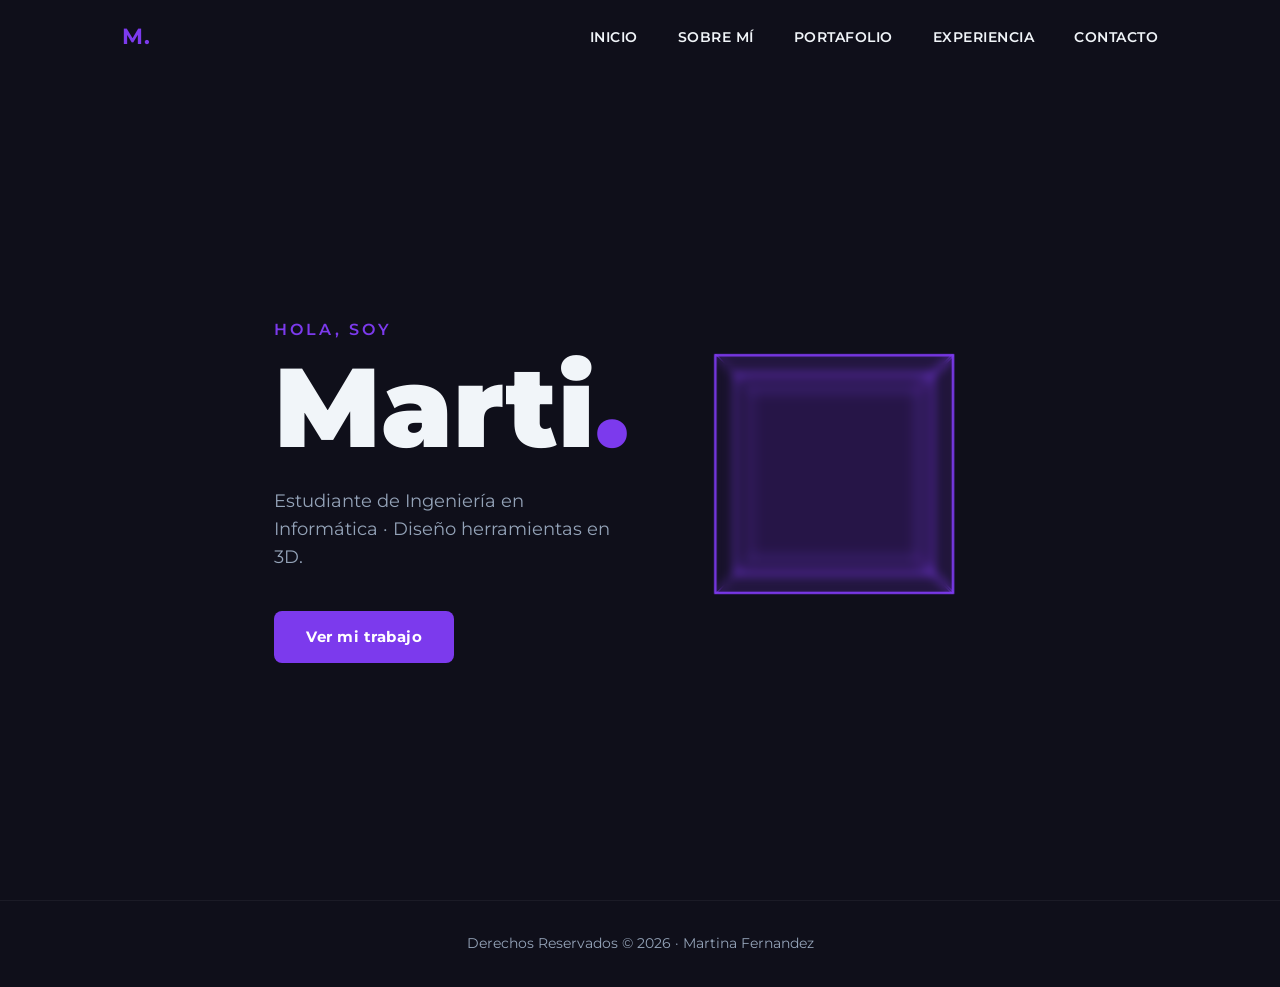
<file: index.html>
<!DOCTYPE html>
<html lang="es">
    <head>
        <meta charset="UTF-8" />
        <meta name="viewport" content="width=device-width, initial-scale=1.0" />
        <title>Marti — Portafolio</title>
        <link rel="stylesheet" href="estilosportafolio.css">
    </head>
    <body>
       <nav>
          <div class="contenedor">
            <a href="index.html" class="logo">M.</a>
            <input type="checkbox" id="menu-toggle" class="menu-toggle-checkbox">
            <label for="menu-toggle" class="menu-toggle-btn">☰</label>
             <label for="menu-toggle" class="menu-overlay"></label>
            <ul>
                <li><a href="index.html">Inicio</a></li>
                <li><a href="sobre-mi.html">Sobre mí</a></li>
                <li><a href="portafolio.html">Portafolio</a></li>
                <li><a href="experiencia.html">Experiencia</a></li>
                <li><a href="contacto.html">Contacto</a></li>
            </ul>
          </div>
        </nav>
        <section class="hero">
            <div class="contenedor hero-contenido">
                <div class="hero-texto">
                    <p class="hero-saludo">Hola, soy</p>
                    <h1 class="hero-nombre">Marti<span>.</span></h1>
                    <p class="hero-descripcion">
                        Estudiante de Ingeniería en Informática · Diseño herramientas en 3D.
                    </p>
                    <a href="portafolio.html" class="btn-primario">Ver mi trabajo</a>
                </div>
                <div class="hero-visual">
                    <div class="escena">
                        <div class="cubo">
                            <div class="cara cara-frente"></div>
                            <div class="cara cara-atras"></div>
                            <div class="cara cara-derecha"></div>
                            <div class="cara cara-izquierda"></div>
                            <div class="cara cara-arriba"></div>
                            <div class="cara cara-abajo"></div>
                        </div>
                    </div>
                </div>
            </div>
        </section>

        <footer class="pie">
            <p>Derechos Reservados &copy; 2026 · Martina Fernandez</p>
        </footer>

        <script src="script.js"></script>
    </body>
</html>
</file>
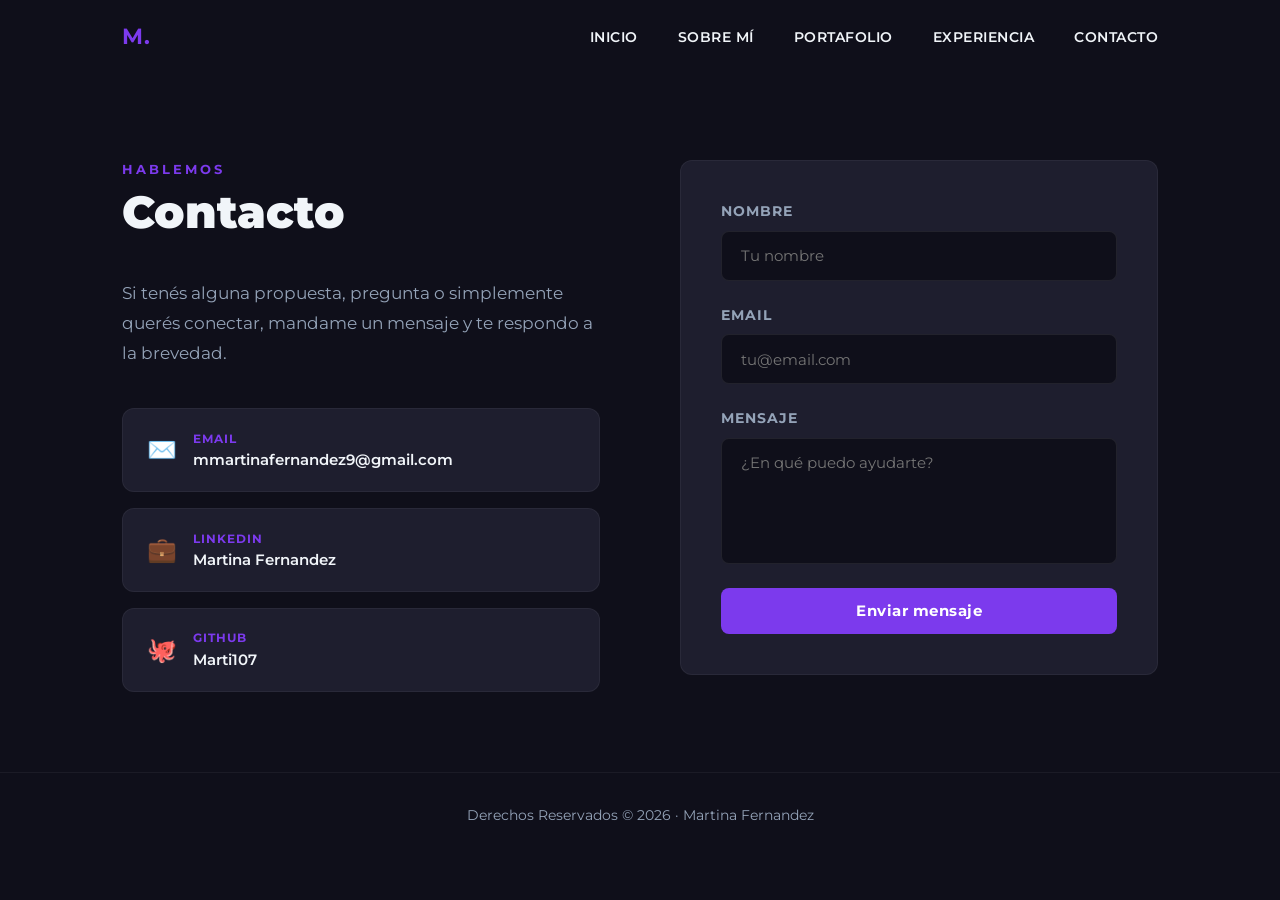
<file: contacto.html>
<!DOCTYPE html>
<html lang="es">
    <head>
        <meta charset="UTF-8" />
        <meta name="viewport" content="width=device-width, initial-scale=1.0" />
        <title>Contacto — Marti</title>
        <link rel="stylesheet" href="estilosportafolio.css">
    </head>
    <body>
        <nav>
          <div class="contenedor">
            <a href="index.html" class="logo">M.</a>
            <input type="checkbox" id="menu-toggle" class="menu-toggle-checkbox">
            <label for="menu-toggle" class="menu-toggle-btn">☰</label>
            <label for="menu-toggle" class="menu-overlay"></label>
            <ul>
                <li><a href="index.html">Inicio</a></li>
                <li><a href="sobre-mi.html">Sobre mí</a></li>
                <li><a href="portafolio.html">Portafolio</a></li>
                <li><a href="experiencia.html">Experiencia</a></li>
                <li><a href="contacto.html">Contacto</a></li>
            </ul>
          </div>
        </nav>
        <main class="pagina-contenido">

            <section class="seccion">
                <div class="contenedor contacto-layout">

                    <!-- COLUMNA IZQUIERDA -->
                    <div class="contacto-info">
                        <p class="seccion-etiqueta">Hablemos</p>
                        <h2 class="seccion-titulo">Contacto</h2>
                        <p class="sobre-texto">
                            Si tenés alguna propuesta, pregunta o simplemente querés conectar, 
                            mandame un mensaje y te respondo a la brevedad.
                        </p>

                        <div class="contacto-links">
                            <a href="mailto:mmartiinaa28@gmail.com" class="contacto-link">
                                <span class="contacto-link-icono">✉️</span>
                                <div>
                                    <span class="contacto-link-label">Email</span>
                                    <span class="contacto-link-valor">mmartinafernandez9@gmail.com</span>
                                </div>
                            </a>
                            <a href="https://www.linkedin.com/in/martina-fern%C3%A1ndez-91aa70213/" target="_blank" class="contacto-link">
                                <span class="contacto-link-icono">💼</span>
                                <div>
                                    <span class="contacto-link-label">LinkedIn</span>
                                    <span class="contacto-link-valor">Martina Fernandez</span>
                                </div>
                            </a>
                            <a href="https://github.com/Marti107" target="_blank" class="contacto-link">
                                <span class="contacto-link-icono">🐙</span>
                                <div>
                                    <span class="contacto-link-label">GitHub</span>
                                    <span class="contacto-link-valor">Marti107</span>
                                </div>
                            </a>
                        </div>
                    </div>

                    <!-- COLUMNA DERECHA: FORMULARIO -->
                    <div class="contacto-form-wrapper">
                        <form action="https://formspree.io/f/mzdnrjwz" method="POST" class="contacto-form" id="contacto-form">
                            <div class="form-grupo">
                                <label for="nombre">Nombre</label>
                                <input type="text" id="nombre" name="nombre" placeholder="Tu nombre" required>
                            </div>
                            <div class="form-grupo">
                                <label for="email">Email</label>
                                <input type="email" id="email" name="email" placeholder="tu@email.com" required>
                            </div>
                            <div class="form-grupo">
                                <label for="mensaje">Mensaje</label>
                                <textarea id="mensaje" name="mensaje" rows="5" placeholder="¿En qué puedo ayudarte?" required></textarea>
                            </div>
                            <button type="submit" class="btn-primario btn-form">Enviar mensaje</button>
                            <p class="form-exito" id="form-exito">¡Mensaje enviado! Te respondo pronto.</p>
                        </form>
                    </div>

                </div>
            </section>

        </main>

        <footer class="pie">
            <p>Derechos Reservados &copy; 2026 · Martina Fernandez</p>
        </footer>

        <script src="script.js"></script>
    </body>
</html>
</file>
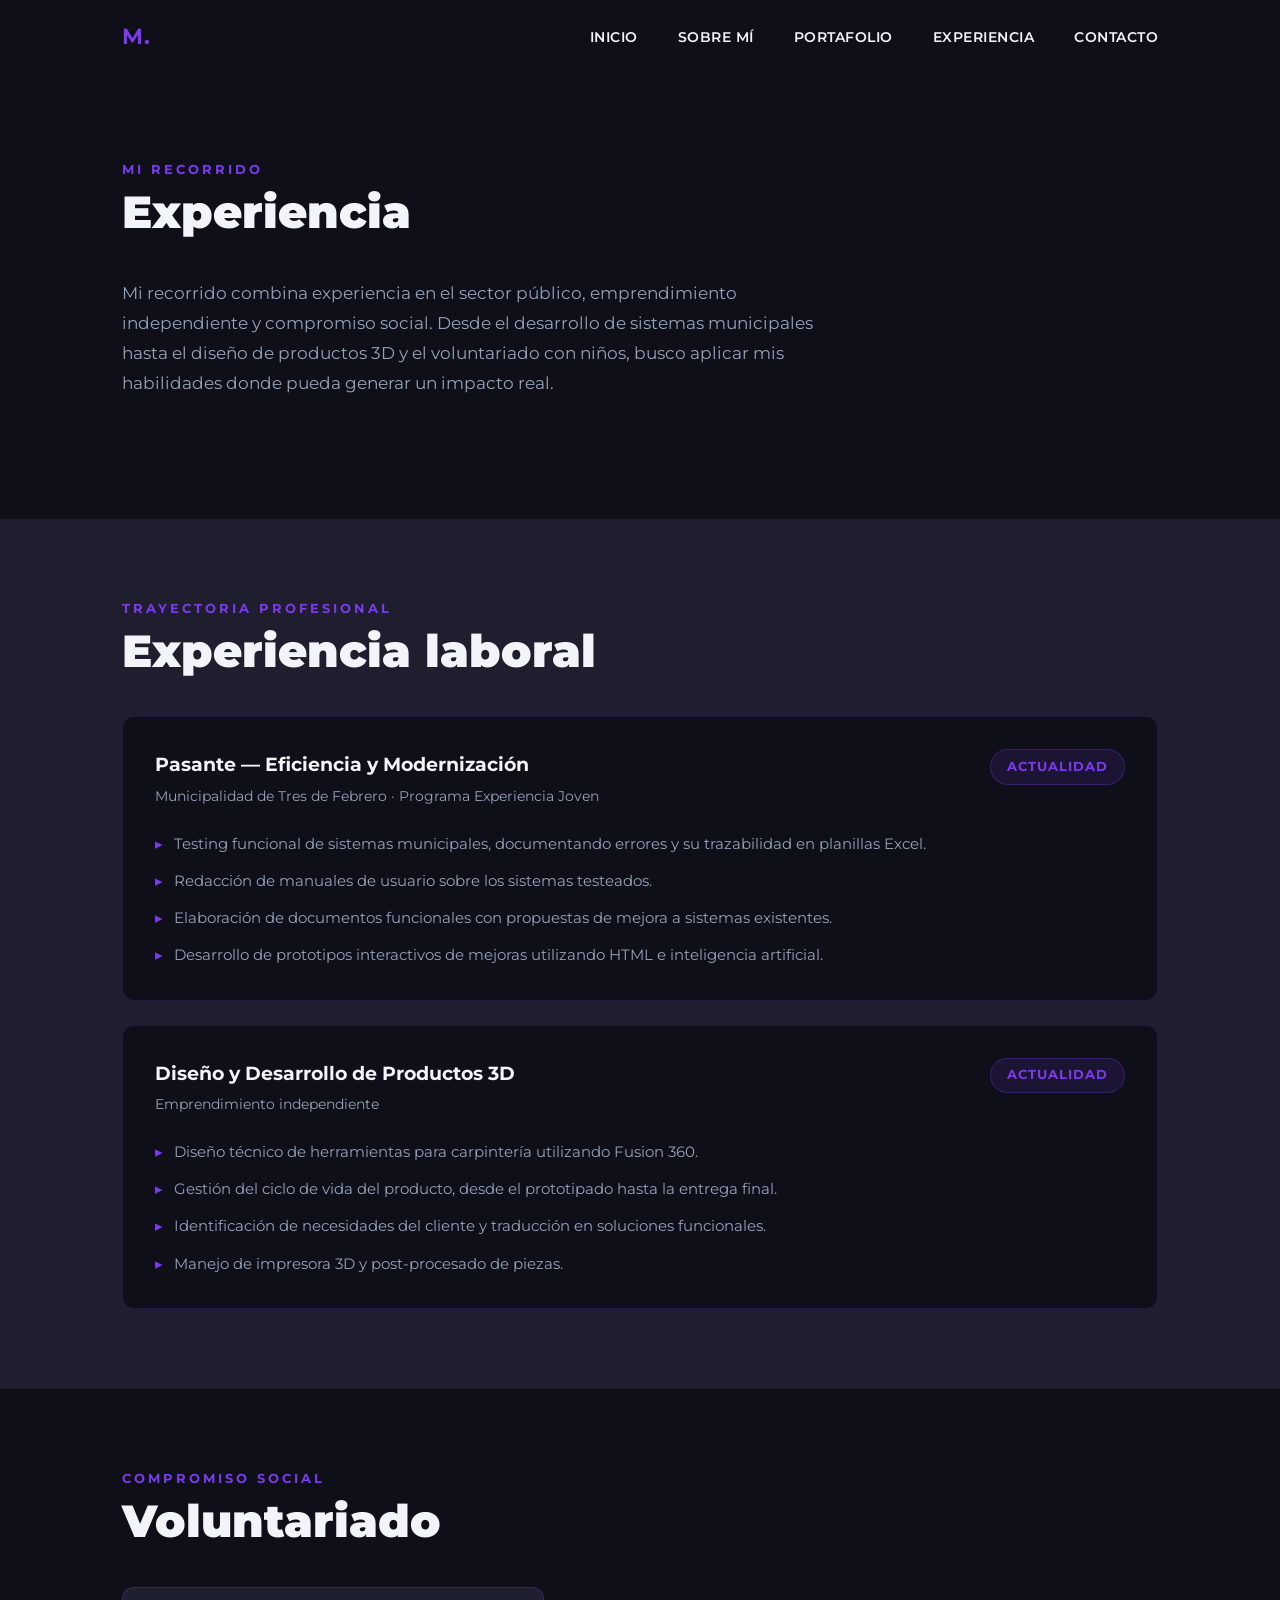
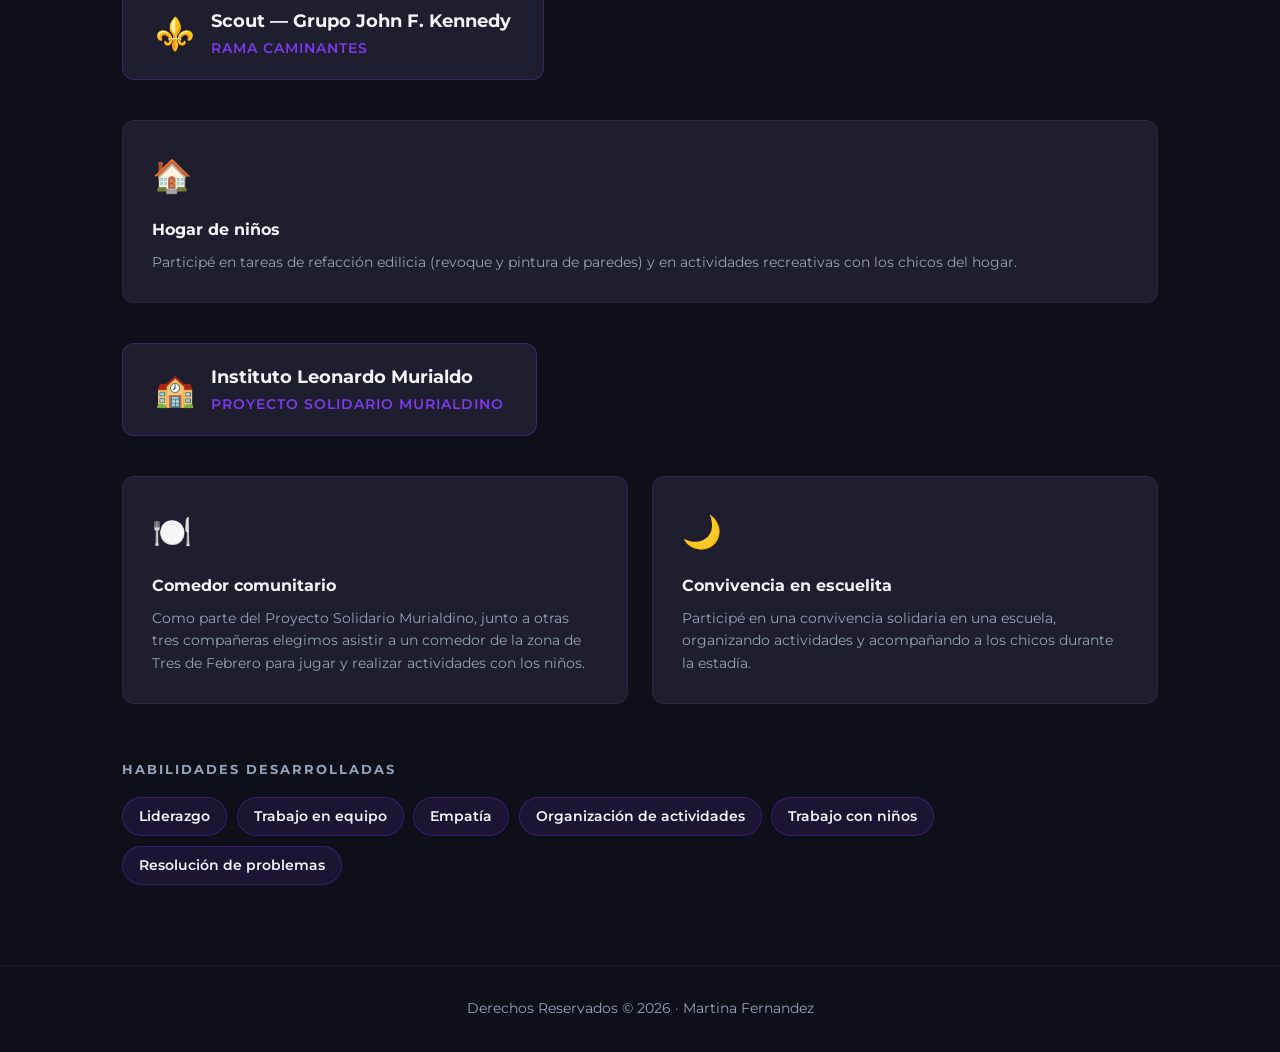
<file: experiencia.html>
<!DOCTYPE html>
<html lang="es">
    <head>
        <meta charset="UTF-8" />
        <meta name="viewport" content="width=device-width, initial-scale=1.0" />
        <title>Experiencia — Marti</title>
        <link rel="stylesheet" href="estilosportafolio.css">
    </head>
    <body>
        <nav>
          <div class="contenedor">
            <a href="index.html" class="logo">M.</a>
            <input type="checkbox" id="menu-toggle" class="menu-toggle-checkbox">
            <label for="menu-toggle" class="menu-toggle-btn">☰</label>
            <label for="menu-toggle" class="menu-overlay"></label>
            <ul>
                <li><a href="index.html">Inicio</a></li>
                <li><a href="sobre-mi.html">Sobre mí</a></li>
                <li><a href="portafolio.html">Portafolio</a></li>
                <li><a href="experiencia.html">Experiencia</a></li>
                <li><a href="contacto.html">Contacto</a></li>
            </ul>
          </div>
        </nav>
        <main class="pagina-contenido">
            <section class="seccion">
                <div class="contenedor">
                    <p class="seccion-etiqueta">Mi recorrido</p>
                    <h2 class="seccion-titulo">Experiencia</h2>
                    <p class="sobre-texto">
                        Mi recorrido combina experiencia en el sector público, emprendimiento 
                        independiente y compromiso social. Desde el desarrollo de sistemas 
                        municipales hasta el diseño de productos 3D y el voluntariado con niños, 
                        busco aplicar mis habilidades donde pueda generar un impacto real.
                    </p>
                </div>
            </section>

            <section class="seccion seccion-oscura">
                <div class="contenedor">
                    <p class="seccion-etiqueta">Trayectoria profesional</p>
                    <h2 class="seccion-titulo">Experiencia laboral</h2>
                    <!-- CARD 1: Municipalidad -->
                    <div class="exp-card" style="margin-bottom: 1.5rem;">
                        <div class="exp-header-card">
                            <div>
                                <h3 class="exp-puesto">Pasante — Eficiencia y Modernización</h3>
                                <p class="exp-lugar">Municipalidad de Tres de Febrero · Programa Experiencia Joven</p>
                            </div>
                            <span class="exp-fecha">Actualidad</span>
                        </div>
                        <ul class="exp-lista">
                            <li>Testing funcional de sistemas municipales, documentando errores y su trazabilidad en planillas Excel.</li>
                            <li>Redacción de manuales de usuario sobre los sistemas testeados.</li>
                            <li>Elaboración de documentos funcionales con propuestas de mejora a sistemas existentes.</li>
                            <li>Desarrollo de prototipos interactivos de mejoras utilizando HTML e inteligencia artificial.</li>
                        </ul>
                    </div>
                    <!-- CARD 2: Emprendimiento 3D -->
                    <div class="exp-card">
                        <div class="exp-header-card">
                            <div>
                                <h3 class="exp-puesto">Diseño y Desarrollo de Productos 3D</h3>
                                <p class="exp-lugar">Emprendimiento independiente</p>
                            </div>
                            <span class="exp-fecha">Actualidad</span>
                        </div>
                        <ul class="exp-lista">
                            <li>Diseño técnico de herramientas para carpintería utilizando Fusion 360.</li>
                            <li>Gestión del ciclo de vida del producto, desde el prototipado hasta la entrega final.</li>
                            <li>Identificación de necesidades del cliente y traducción en soluciones funcionales.</li>
                            <li>Manejo de impresora 3D y post-procesado de piezas.</li>
                        </ul>
                    </div>
                </div>
            </section>

            <section class="seccion">
                <div class="contenedor">
                    <p class="seccion-etiqueta">Compromiso social</p>
                    <h2 class="seccion-titulo">Voluntariado</h2>

                    <!-- Scout -->
                    <div class="vol-intro">
                        <div class="vol-badge">
                            <span class="vol-icono">⚜️</span>
                            <div>
                                <h3>Scout — Grupo John F. Kennedy</h3>
                                <p>Rama Caminantes</p>
                            </div>
                        </div>
                    </div>
                    <div class="vol-grid" style="margin-bottom: 2.5rem;">
                        <div class="vol-card">
                        <span class="vol-card-icono">🏠</span>
                        <h4>Hogar de niños</h4>
                        <p>Participé en tareas de refacción edilicia (revoque y pintura de paredes) 
                        y en actividades recreativas con los chicos del hogar.</p>
                    </div>
                    </div>

                    <!-- Instituto Murialdo -->
                    <div class="vol-intro">
                        <div class="vol-badge">
                            <span class="vol-icono">🏫</span>
                            <div>
                                <h3>Instituto Leonardo Murialdo</h3>
                                <p>Proyecto Solidario Murialdino</p>
                            </div>
                        </div>
                    </div>
                    <div class="vol-grid">
                        <div class="vol-card">
                            <span class="vol-card-icono">🍽️</span>
                            <h4>Comedor comunitario</h4>
                            <p>Como parte del Proyecto Solidario Murialdino, junto a otras tres compañeras 
                            elegimos asistir a un comedor de la zona de Tres de Febrero para jugar y 
                            realizar actividades con los niños.</p>
                        </div>
                        <div class="vol-card">
                            <span class="vol-card-icono">🌙</span>
                            <h4>Convivencia en escuelita</h4>
                            <p>Participé en una convivencia solidaria en una escuela, 
                            organizando actividades y acompañando a los chicos durante la estadía.</p>
                        </div>
                    </div>

                    <div class="vol-habilidades">
                        <p class="vol-habilidades-titulo">Habilidades desarrolladas</p>
                        <div class="badges">
                            <span class="badge">Liderazgo</span>
                            <span class="badge">Trabajo en equipo</span>
                            <span class="badge">Empatía</span>
                            <span class="badge">Organización de actividades</span>
                            <span class="badge">Trabajo con niños</span>
                            <span class="badge">Resolución de problemas</span>
                        </div>
                    </div>
                </div>
            </section>
        </main>
        <footer class="pie">
            <p>Derechos Reservados &copy; 2026 · Martina Fernandez</p>
        </footer>

        <script src="script.js"></script>
    </body>
</html>
</file>
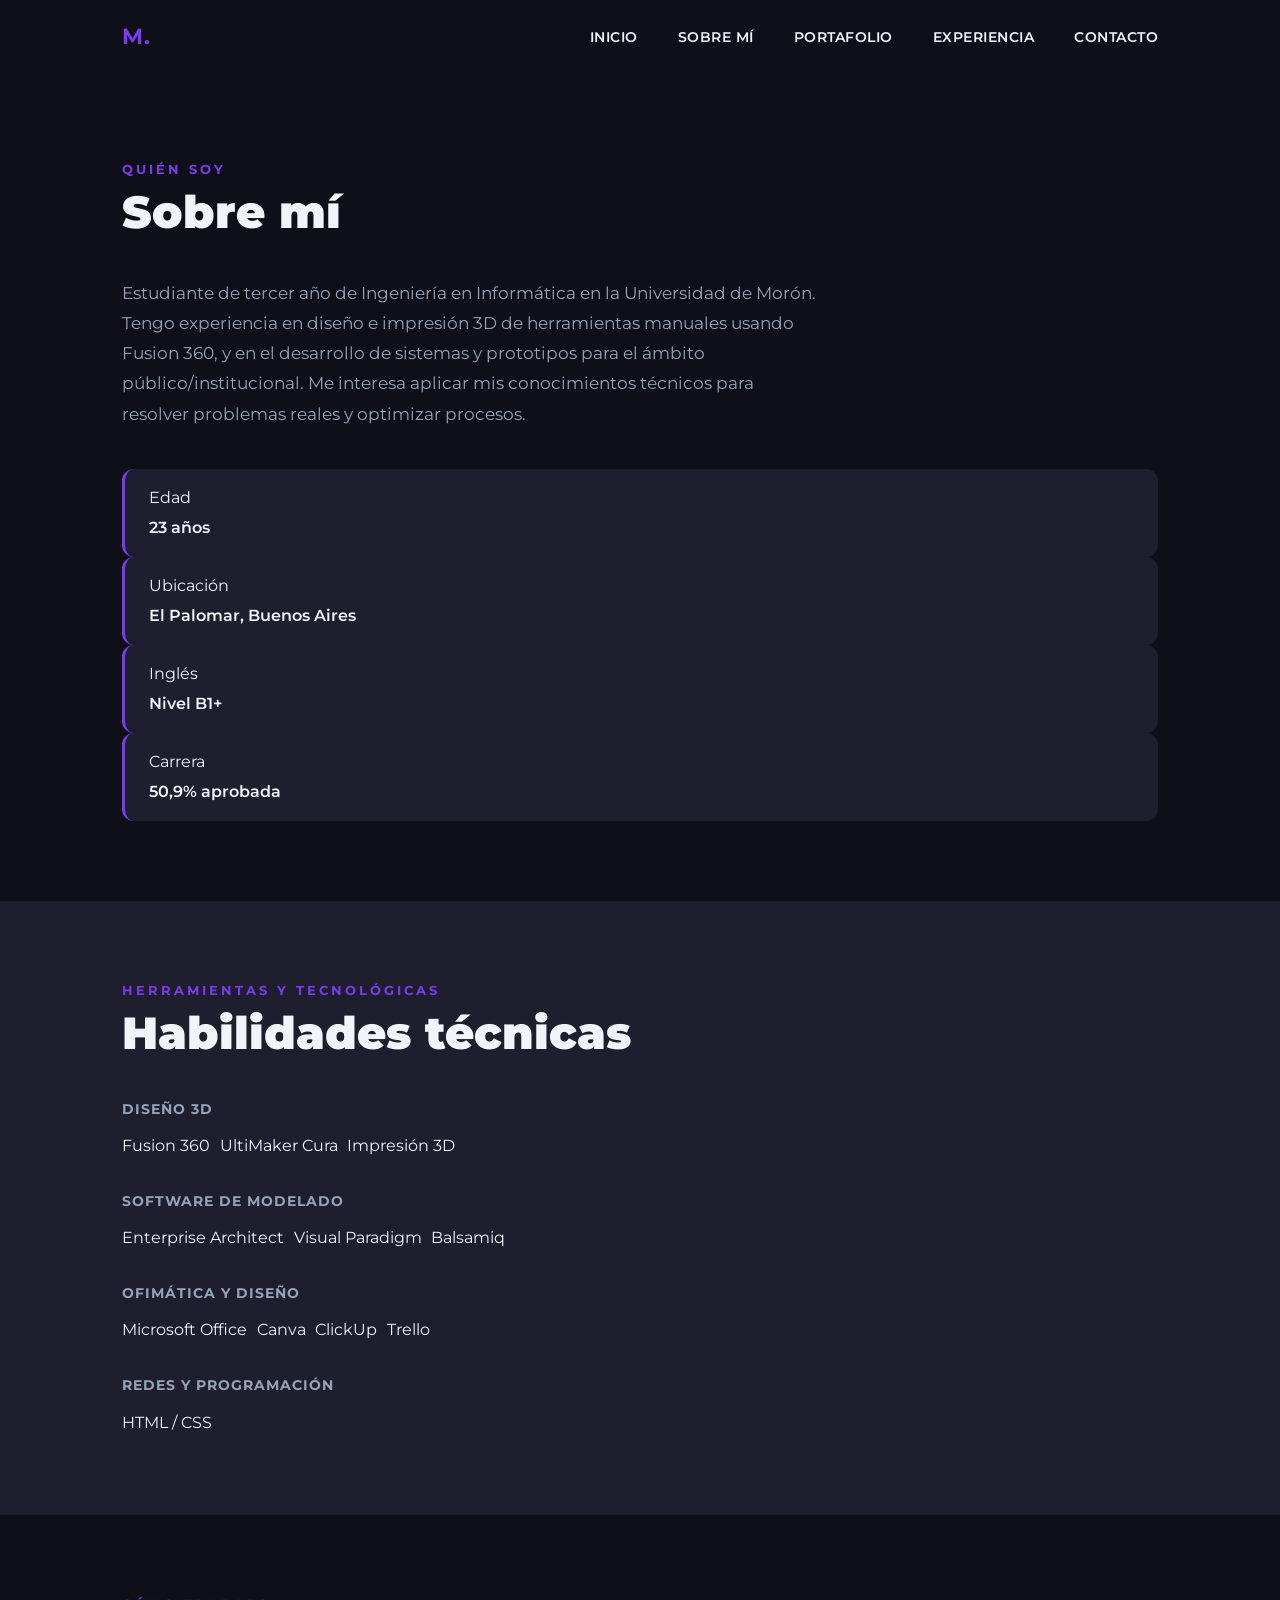
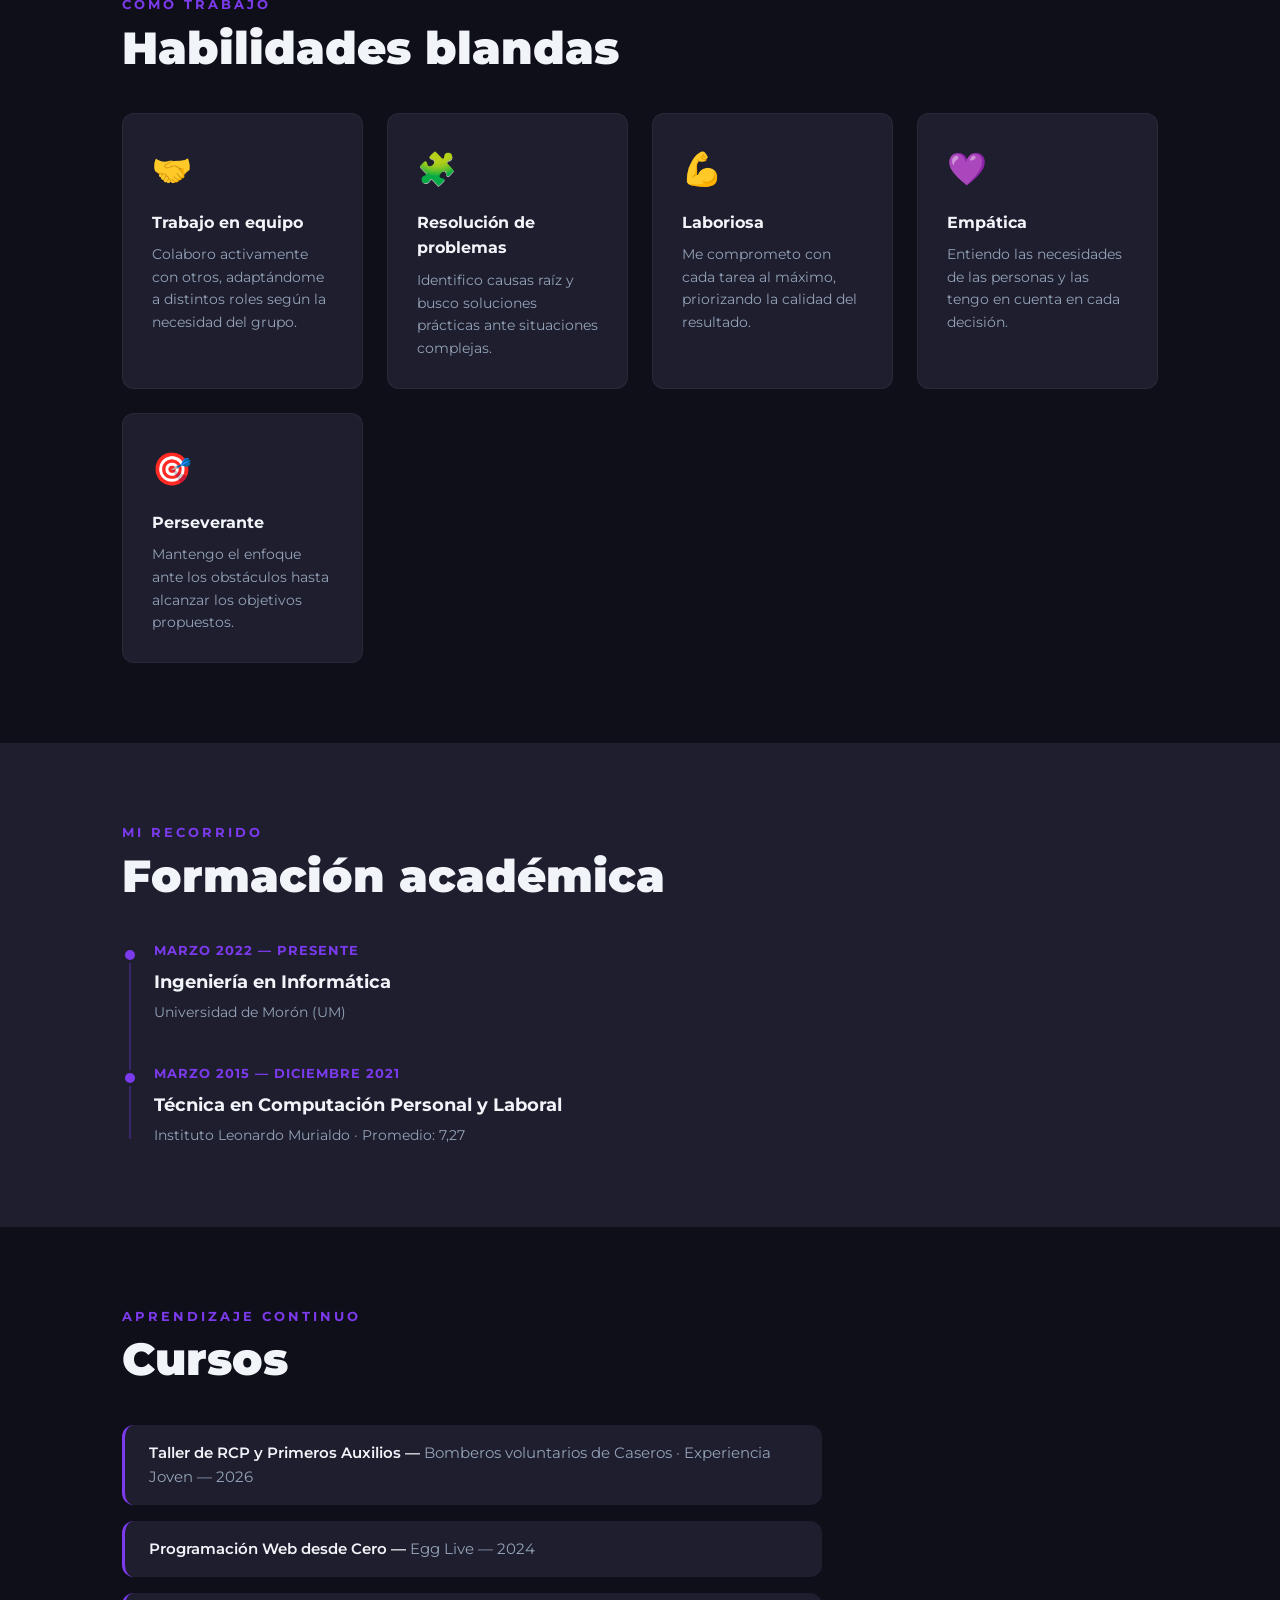
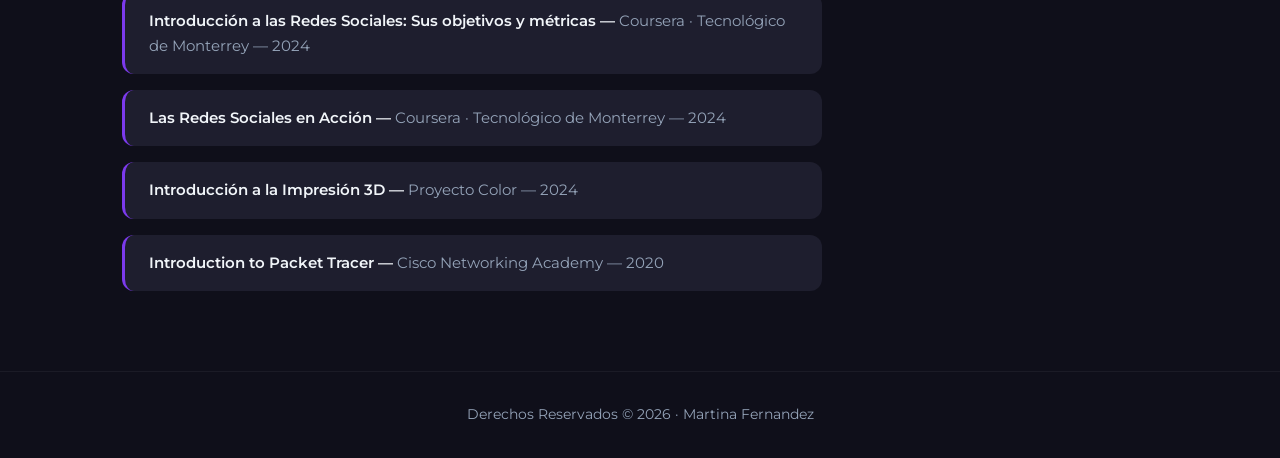
<file: sobre-mi.html>
<!DOCTYPE html>
<html lang="es">
    <head>
        <meta charset="UTF-8" />
        <meta name="viewport" content="width=device-width, initial-scale=1.0" />
        <title>Sobre mí — Marti</title>
        <link rel="stylesheet" href="estilosportafolio.css">
    </head>
    <body>
        <nav>
          <div class="contenedor">
            <a href="index.html" class="logo">M.</a>
            <input type="checkbox" id="menu-toggle" class="menu-toggle-checkbox">
            <label for="menu-toggle" class="menu-toggle-btn">☰</label>
            <label for="menu-toggle" class="menu-overlay"></label>
            <ul>
                <li><a href="index.html">Inicio</a></li>
                <li><a href="sobre-mi.html">Sobre mí</a></li>
                <li><a href="portafolio.html">Portafolio</a></li>
                <li><a href="experiencia.html">Experiencia</a></li>
                <li><a href="contacto.html">Contacto</a></li>
            </ul>
          </div>
        </nav>
        <main class="pagina-contenido">
            <section class="seccion">
                <div class="contenedor">
                    <p class="seccion-etiqueta">Quién soy</p>
                    <h2 class="seccion-titulo">Sobre mí</h2>
                    <p class="sobre-texto">
                        Estudiante de tercer año de Ingeniería en Informática en la Universidad de Morón. 
                        Tengo experiencia en diseño e impresión 3D de herramientas manuales usando Fusion 360, 
                        y en el desarrollo de sistemas y prototipos para el ámbito público/institucional. 
                        Me interesa aplicar mis conocimientos técnicos para resolver problemas reales 
                        y optimizar procesos.
                    </p>
                    <div class="dato">
                        <span class="dato-lebel">Edad</span>
                        <span class="dato-valor">23 años</span>
                    </div>
                    <div class="dato">
                        <span class="dato-lebel">Ubicación</span>
                        <span class="dato-valor">El Palomar, Buenos Aires</span>
                    </div>
                    <div class="dato">
                        <span class="dato-lebel">Inglés</span>
                        <span class="dato-valor">Nivel B1+</span>
                    </div>
                    <div class="dato">
                        <span class="dato-lebel">Carrera</span>
                        <span class="dato-valor">50,9% aprobada</span>
                    </div>
                </div>
            </section>

            <section class="seccion seccion-oscura">
                <div class="contenedor">
                    <p class="seccion-etiqueta">Herramientas y tecnológicas</p>
                    <h2 class="seccion-titulo">Habilidades técnicas</h2>
                    <div class="badges-grupo">
                        <div class="badges-categoria">
                            <h3 class="badges-titulo">Diseño 3D</h3>
                            <div class="badges">
                                <span class="badges">Fusion 360   </span>
                                <span class="badges">UltiMaker Cura   </span>
                                <span class="badges">Impresión 3D</span>
                            </div>
                        </div>
                        <div class="badges-categoria">
                            <h3 class="badges-titulo">Software de modelado</h3>
                            <div class="badges">
                                <span class="badges">Enterprise Architect   </span>
                                <span class="badges">Visual Paradigm   </span>
                                <span class="badges">Balsamiq</span>
                            </div>
                        </div>
                        <div class="badges-categoria">
                            <h3 class="badges-titulo">Ofimática y diseño</h3>
                            <div class="badges">
                                <span class="badges">Microsoft Office   </span>
                                <span class="badges">Canva   </span>
                                <span class="badges">ClickUp   </span>
                                <span class="badges">Trello</span>
                            </div>
                        </div>
                        <div class="badges-categoria">
                            <h3 class="badges-titulo">Redes y Programación</h3>
                            <div class="badges">
                                <span class="badges">HTML / CSS</span>
                            </div>
                        </div>
                    </div>
                </div>
            </section>

            <section class="seccion">
                <div class="contenedor">
                    <p class="seccion-etiqueta">Cómo trabajo</p>
                    <h2 class="seccion-titulo">Habilidades blandas</h2>
                    <div class="blandas-grid">
                        <div class="blanda-card">
                            <span class="blanda-icono">🤝</span>
                            <h3>Trabajo en equipo</h3>
                            <p>Colaboro activamente con otros, adaptándome a distintos roles según la necesidad del grupo.</p>
                        </div>
                        <div class="blanda-card">
                            <span class="blanda-icono">🧩</span>
                            <h3>Resolución de problemas</h3>
                            <p>Identifico causas raíz y busco soluciones prácticas ante situaciones complejas.</p>
                        </div>
                        <div class="blanda-card">
                            <span class="blanda-icono">💪</span>
                            <h3>Laboriosa</h3>
                            <p>Me comprometo con cada tarea al máximo, priorizando la calidad del resultado.</p>
                        </div>
                        <div class="blanda-card">
                            <span class="blanda-icono">💜</span>
                            <h3>Empática</h3>
                            <p>Entiendo las necesidades de las personas y las tengo en cuenta en cada decisión.</p>
                        </div>
                        <div class="blanda-card">
                            <span class="blanda-icono">🎯</span>
                            <h3>Perseverante</h3>
                            <p>Mantengo el enfoque ante los obstáculos hasta alcanzar los objetivos propuestos.</p>
                        </div>
                    </div>
                </div>
            </section>

            <section class="seccion seccion-oscura">
                <div class="contenedor">
                    <p class="seccion-etiqueta">Mi recorrido</p>
                    <h2 class="seccion-titulo">Formación académica</h2>
                    <div class="timeline">
                        <div class="timeline-item">
                            <div class="timeline-punto"></div>
                            <div class="timeline-contenido">
                                <span class="timeline-fecha">Marzo 2022 — Presente</span>
                                <h3>Ingeniería en Informática</h3>
                                <p>Universidad de Morón (UM)</p>
                            </div>
                        </div>
                        <div class="timeline-item">
                            <div class="timeline-punto"></div>
                            <div class="timeline-contenido">
                                <span class="timeline-fecha">Marzo 2015 — Diciembre 2021</span>
                                <h3>Técnica en Computación Personal y Laboral</h3>
                                <p>Instituto Leonardo Murialdo · Promedio: 7,27</p>
                            </div>
                        </div>
                    </div>
                </div>
            </section>

            <section class="seccion">
                <div class="contenedor">
                    <p class="seccion-etiqueta">Aprendizaje continuo</p>
                    <h2 class="seccion-titulo">Cursos</h2>
                    <ul class="cursos-lista">
                        <li>Taller de RCP y Primeros Auxilios — <span>Bomberos voluntarios de Caseros · Experiencia Joven — 2026</span></li>
                        <li>Programación Web desde Cero — <span>Egg Live — 2024</span></li>
                        <li>Introducción a las Redes Sociales: Sus objetivos y métricas — <span>Coursera · Tecnológico de Monterrey — 2024</span></li>
                        <li>Las Redes Sociales en Acción — <span>Coursera · Tecnológico de Monterrey — 2024</span></li>
                        <li>Introducción a la Impresión 3D — <span>Proyecto Color — 2024</span></li>
                        <li>Introduction to Packet Tracer — <span>Cisco Networking Academy — 2020</span></li>
                    </ul>
                </div>
            </section>

        </main>
        <footer class="pie">
            <p>Derechos Reservados &copy; 2026 · Martina Fernandez</p>
        </footer>

        <script src="script.js"></script>
    </body>
</html>
</file>
<file: estilosportafolio.css>
@import url('https://fonts.googleapis.com/css2?family=Montserrat:wght@300;400;600;700;900&display=swap');
:root {
    --color-fondo: #0f0f1a;
    --color-acento: #7c3aed;
    --color-texto: #f1f5f9;
    --color-texto-suave: #94a3b8;
    --color-superficie: #1e1e2e;
    --fuente-principal: 'Montserrat', sans-serif;
    --radio-borde: 12px;
    --sombra: 0 4px 24px rgba(0,0,0,0.4);
}

*, *::before, *::after {
/* Elimina los márgenes y comportamientos raros que ponen 
los navegadores por defecto */
    margin: 0;
    padding: 0;
    box-sizing: border-box;
}

body {
    background-color: var(--color-fondo);
    color: var(--color-texto);
    font-family: var(--fuente-principal);
    font-size: 16px;
    line-height: 1.6;
}

.contenedor {
    max-width: 1100px;
    margin: 0 auto;
    padding: 0 2rem;
}

nav {
    position: fixed;
    top: 0;
    left: 0;
    width: 100%;
    z-index: 1000;
    padding: 1.2rem 0;
    transition: background 0.3s ease, backdrop-filter 0.3s ease;
}

nav.scrolled {
    background: rgba(15, 15, 26, 0.85);
    backdrop-filter: blur(12px);
    -webkit-backdrop-filter: blur(12px);
    border-bottom: 1px solid rgba(124, 58, 237, 0.2);
}

nav .contenedor{
    display: flex;
    justify-content: space-between;
    align-items: center;
}

nav .logo {
    font-size: 1.4rem;
    font-weight: 700;
    color: var(--color-acento);
    text-decoration: none;
    letter-spacing: 1px;
}

nav ul {
    list-style: none;
    display: flex;
    gap: 2.5rem;
}

nav ul li a {
    color: var(--color-texto);
    text-decoration: none;
    font-weight: 600;
    font-size: 0.9rem;
    letter-spacing: 0.5px;
    text-transform: uppercase;
    position: relative;
    transition: color 0.2s ease;
}

nav ul li a::after {
    content: '';
    position: absolute;
    bottom: -4px;
    left: 0;
    width: 0;
    height: 2px;
    background: var(--color-acento);
    transition: width 0.3s ease;
}

nav ul li a:hover {
    color: var(--color-acento);
}

nav ul li a:hover::after {
    width: 100%;
}

.hero {
    min-height: 100vh;
    display: flex;
    align-items: center;
    padding-top: 80px; /* compensa la navbar fija */
}

.hero-saludo {
    font-size: 1rem;
    font-weight: 600;
    color: var(--color-acento);
    text-transform: uppercase;
    letter-spacing: 3px;
    margin-bottom: 0.5rem;
}

.hero-nombre {
    font-size: clamp(3.5rem, 10vw, 7rem);
    font-weight: 900;
    line-height: 1;
    margin-bottom: 1.5rem;
}

.hero-nombre span {
    color: var(--color-acento);
}

.hero-descripcion {
    font-size: 1.1rem;
    color: var(--color-texto-suave);
    margin-bottom: 2.5rem;
    max-width: 500px;
}

.hero-visual {
    padding-bottom: 3rem; /* un poco más de margen respecto al footer/siguiente sección */
}

.btn-primario {
    display: inline-block;
    padding: 0.85rem 2rem;
    background: var(--color-acento);
    color: white;
    text-decoration: none;
    font-weight: 700;
    font-size: 0.95rem;
    border-radius: 8px;
    letter-spacing: 0.5px;
    transition: transform 0.2s ease, box-shadow 0.2s ease;
}

.btn-primario:hover {
    transform: translateY(-3px);
    box-shadow: 0 8px 25px rgba(124, 58, 237, 0.4);
}

.hero-contenido {
    display: flex;
    align-items: center;
    justify-content: space-between;
    gap: 2rem;
}

.hero-texto {
    flex: 1;
    max-width: 520px;
}

.hero-visual {
    flex: 1;
    display: flex;
    justify-content: center;
    align-items: center;
    padding-bottom: 2rem;
}

.escena {
    width: 200px;
    height: 200px;
    perspective: 600px;
}

.cubo {
    width: 100%;
    height: 100%;
    position: relative;
    transform-style: preserve-3d;
    animation: rotar 8s infinite linear;
}

.cara {
    position: absolute;
    width: 200px;
    height: 200px;
    border: 2px solid var(--color-acento);
    background: rgba(124, 58, 237, 0.08);
    backdrop-filter: blur(4px);
}

.cara-frente { transform: translateZ(100px); }
.cara-atras { transform: rotateY(180deg) translateZ(100px); }
.cara-derecha { transform: rotateY(90deg) translateZ(100px); }
.cara-izquiera { transform: rotateY(-90deg) translateZ(100px); }
.cara-arriba { transform: rotateX(90deg) translateZ(100px); }
.cara-abajo { transform: rotateX(-90deg) translateZ(100px); }

@keyframes rotar {
    from { transform:  rotateX(20deg) rotateY(0deg); }
    to { transform: rotateX(20deg) rotateY(360deg); }
}

.cubo:hover {
    animation-play-state: paused;
}

.pagina-contenido {
    padding-top: 80px;
}

.seccion {
    padding: 5rem 0;
}

.seccion-oscura {
    background-color: var(--color-superficie);
}

.seccion-etiqueta {
    font-size: 0.8rem;
    font-weight: 700;
    color: var(--color-acento);
    text-transform: uppercase;
    letter-spacing: 3px;
    margin-bottom: 0.5rem;
}

.seccion-titulo {
    font-size: clamp(1.8rem, 4vw, 2.8rem);
    font-weight: 900;
    margin-bottom: 2.5rem;
    line-height: 1.1;
}

.sobre-texto {
    font-size: 1.05rem;
    color: var(--color-texto-suave);
    max-width: 700px;
    line-height: 1.8;
    margin-bottom: 2.5rem;
}

.datos-rapidos {
    display: flex;
    flex-direction: row;
    gap: 2rem;
    flex-wrap: wrap;
}

.dato {
    display: flex;
    flex-direction: column;
    gap: 0.3rem;
    padding: 1rem 1.5rem;
    background: var(--color-superficie);
    border-radius: var(--radio-borde);
    border-left: 3px solid var(--color-acento);
    min-width: 140px;
}

.dato-label {
    font-size: 0.75rem;
    font-weight: 700;
    color: var(--color-acento);
    text-transform: uppercase;
    letter-spacing: 1px;
}

.dato-valor {
    font-size: 1rem;
    font-weight: 600;
    color: var(--color-texto);
}


/* ===== SECCIÓN 2: HABILIDADES TÉCNICAS ===== */

.badges-grupo {
    display: flex;
    flex-direction: column;
    gap: 2rem;
}

.badges-categoria {
    display: flex;
    flex-direction: column;
    gap: 0.8rem;
}

.badges-titulo {
    font-size: 0.85rem;
    font-weight: 700;
    color: var(--color-texto-suave);
    text-transform: uppercase;
    letter-spacing: 1px;
}

.badges {
    display: flex;
    flex-wrap: wrap;
    gap: 0.6rem;
}

.badge {
    padding: 0.45rem 1rem;
    background: rgba(124, 58, 237, 0.12);
    border: 1px solid rgba(124, 58, 237, 0.3);
    border-radius: 100px;
    font-size: 0.9rem;
    font-weight: 600;
    color: var(--color-texto);
    transition: background 0.2s ease, border-color 0.2s ease;
}

.badge:hover {
    background: rgba(124, 58, 237, 0.25);
    border-color: var(--color-acento);
}


/* ===== SECCIÓN 3: HABILIDADES BLANDAS ===== */

.blandas-grid {
    display: grid;
    grid-template-columns: repeat(auto-fit, minmax(200px, 1fr));
    gap: 1.5rem;
}

.blanda-card {
    background: var(--color-superficie);
    border-radius: var(--radio-borde);
    padding: 1.8rem;
    border: 1px solid rgba(255,255,255,0.05);
    transition: transform 0.2s ease, border-color 0.2s ease;
}

.blanda-card:hover {
    transform: translateY(-4px);
    border-color: rgba(124, 58, 237, 0.3);
}

.blanda-icono {
    font-size: 2rem;
    display: block;
    margin-bottom: 1rem;
}

.blanda-card h3 {
    font-size: 1rem;
    font-weight: 700;
    margin-bottom: 0.5rem;
    color: var(--color-texto);
}

.blanda-card p {
    font-size: 0.88rem;
    color: var(--color-texto-suave);
    line-height: 1.6;
}


/* ===== SECCIÓN 4: TIMELINE ===== */

.timeline {
    display: flex;
    flex-direction: column;
    gap: 0;
    position: relative;
    padding-left: 2rem;
}

.timeline::before {
    content: '';
    position: absolute;
    left: 7px;
    top: 8px;
    bottom: 8px;
    width: 2px;
    background: rgba(124, 58, 237, 0.3);
}

.timeline-item {
    display: flex;
    gap: 1.5rem;
    padding-bottom: 2.5rem;
    position: relative;
}

.timeline-item:last-child {
    padding-bottom: 0;
}

.timeline-punto {
    position: absolute;
    left: -2rem;
    top: 6px;
    width: 16px;
    height: 16px;
    border-radius: 50%;
    background: var(--color-acento);
    border: 3px solid var(--color-superficie);
    flex-shrink: 0;
}

.timeline-fecha {
    font-size: 0.8rem;
    font-weight: 700;
    color: var(--color-acento);
    text-transform: uppercase;
    letter-spacing: 1px;
    display: block;
    margin-bottom: 0.4rem;
}

.timeline-contenido h3 {
    font-size: 1.1rem;
    font-weight: 700;
    margin-bottom: 0.3rem;
}

.timeline-contenido p {
    font-size: 0.9rem;
    color: var(--color-texto-suave);
}


/* ===== SECCIÓN 5: CURSOS ===== */

.cursos-lista {
    list-style: none;
    display: flex;
    flex-direction: column;
    gap: 1rem;
    max-width: 700px;
}

.cursos-lista li {
    padding: 1rem 1.5rem;
    background: var(--color-superficie);
    border-radius: var(--radio-borde);
    font-size: 0.95rem;
    font-weight: 600;
    border-left: 3px solid var(--color-acento);
    transition: transform 0.2s ease;
}

.cursos-lista li:hover {
    transform: translateX(6px);
}

.cursos-lista li span {
    font-weight: 400;
    color: var(--color-texto-suave);
}

/* ===== FOOTER ===== */

.pie {
    text-align: center;
    padding: 2rem;
    color: var(--color-texto-suave);
    font-size: 0.85rem;
    border-top: 1px solid rgba(255,255,255,0.05);
}

/* ===== EXPERIENCIA ===== */

.exp-card {
    background: var(--color-fondo);
    border-radius: var(--radio-borde);
    padding: 2rem;
    border: 1px solid rgba(124, 58, 237, 0.2);
}

.exp-card + .exp-card {
    margin-top: 1.5rem;
}

.exp-header-card {
    display: flex;
    justify-content: space-between;
    align-items: flex-start;
    margin-bottom: 1.5rem;
    gap: 1rem;
}

.exp-puesto {
    font-size: 1.2rem;
    font-weight: 700;
    margin-bottom: 0.3rem;
}

.exp-lugar {
    font-size: 0.9rem;
    color: var(--color-texto-suave);
}

.exp-fecha {
    font-size: 0.8rem;
    font-weight: 700;
    color: var(--color-acento);
    text-transform: uppercase;
    letter-spacing: 1px;
    white-space: nowrap;
    padding: 0.4rem 1rem;
    background: rgba(124, 58, 237, 0.12);
    border-radius: 100px;
    border: 1px solid rgba(124, 58, 237, 0.3);
}

.exp-lista {
    list-style: none;
    display: flex;
    flex-direction: column;
    gap: 0.8rem;
}

.exp-lista li {
    font-size: 0.95rem;
    color: var(--color-texto-suave);
    padding-left: 1.2rem;
    position: relative;
    line-height: 1.6;
}

.exp-lista li::before {
    content: '▸';
    position: absolute;
    left: 0;
    color: var(--color-acento);
}


/* ===== VOLUNTARIADO ===== */

.vol-intro {
    margin-bottom: 2.5rem;
}

.vol-badge {
    display: inline-flex;
    align-items: center;
    gap: 1rem;
    padding: 1.2rem 2rem;
    background: var(--color-superficie);
    border-radius: var(--radio-borde);
    border: 1px solid rgba(124, 58, 237, 0.3);
}

.vol-icono {
    font-size: 2rem;
}

.vol-badge h3 {
    font-size: 1.1rem;
    font-weight: 700;
    margin-bottom: 0.2rem;
}

.vol-badge p {
    font-size: 0.85rem;
    color: var(--color-acento);
    font-weight: 600;
    text-transform: uppercase;
    letter-spacing: 1px;
}

.vol-grid {
    display: grid;
    grid-template-columns: repeat(auto-fit, minmax(250px, 1fr));
    gap: 1.5rem;
    margin-bottom: 2.5rem;
}

.vol-card {
    background: var(--color-superficie);
    border-radius: var(--radio-borde);
    padding: 1.8rem;
    border: 1px solid rgba(255,255,255,0.05);
    transition: transform 0.2s ease, border-color 0.2s ease;
}

.vol-card:hover {
    transform: translateY(-4px);
    border-color: rgba(124, 58, 237, 0.3);
}

.vol-card-icono {
    font-size: 2rem;
    display: block;
    margin-bottom: 1rem;
}

.vol-card h4 {
    font-size: 1rem;
    font-weight: 700;
    margin-bottom: 0.5rem;
}

.vol-card p {
    font-size: 0.88rem;
    color: var(--color-texto-suave);
    line-height: 1.6;
}

.vol-habilidades {
    padding-top: 1rem;
}

.vol-habilidades-titulo {
    font-size: 0.8rem;
    font-weight: 700;
    color: var(--color-texto-suave);
    text-transform: uppercase;
    letter-spacing: 2px;
    margin-bottom: 1rem;
}

/* ===== PORTAFOLIO ===== */

.filtros {
    display: flex;
    gap: 0.8rem;
    flex-wrap: wrap;
    margin-bottom: 3rem;
}

.filtro-btn {
    padding: 0.5rem 1.3rem;
    background: transparent;
    border: 1px solid rgba(124, 58, 237, 0.3);
    border-radius: 100px;
    color: var(--color-texto-suave);
    font-family: var(--fuente-principal);
    font-size: 0.85rem;
    font-weight: 600;
    cursor: pointer;
    transition: all 0.2s ease;
}

.filtro-btn:hover,
.filtro-btn.activo {
    background: var(--color-acento);
    border-color: var(--color-acento);
    color: white;
}

.proyectos-grid {
    display: grid;
    grid-template-columns: repeat(auto-fill, minmax(320px, 1fr));
    gap: 2rem;
}

.proyecto-card {
    background: var(--color-superficie);
    border-radius: var(--radio-borde);
    overflow: hidden;
    border: 1px solid rgba(255,255,255,0.05);
    transition: transform 0.2s ease, border-color 0.2s ease;
}

.proyecto-card:hover {
    transform: translateY(-6px);
    border-color: rgba(124, 58, 237, 0.3);
}

.proyecto-card.oculto {
    display: none;
}

.proyecto-img {
    position: relative;
    width: 100%;
    overflow: hidden;
}

.proyecto-img img {
    width: 100%;
    height: 100%;
    object-fit: cover;
    transition: transform 0.3s ease;
}

.proyecto-card:hover .proyecto-img img {
    transform: scale(1.05);
}

.proyecto-tag {
    position: absolute;
    top: 1rem;
    left: 1rem;
    padding: 0.3rem 0.8rem;
    background: rgba(124, 58, 237, 0.85);
    backdrop-filter: blur(4px);
    border-radius: 100px;
    font-size: 0.75rem;
    font-weight: 700;
    color: white;
    text-transform: uppercase;
    letter-spacing: 0.5px;
}

.proyecto-info {
    padding: 1.5rem;
}

.proyecto-info h3 {
    font-size: 1rem;
    font-weight: 700;
    margin-bottom: 0.6rem;
}

.proyecto-info p {
    font-size: 0.88rem;
    color: var(--color-texto-suave);
    line-height: 1.6;
    margin-bottom: 1rem;
}

.proyecto-sin-img {
    background: linear-gradient(135deg, rgba(124, 58, 237, 0.2), rgba(124, 58, 237, 0.05));
    display: flex;
    align-items: center;
    justify-content: center;
}

.proyecto-placeholder-icono {
    font-size: 4rem;
    opacity: 0.6;
}

/* ===== CONTACTO ===== */

.contacto-layout {
    display: grid;
    grid-template-columns: 1fr 1fr;
    gap: 5rem;
    align-items: start;
}

.contacto-links {
    display: flex;
    flex-direction: column;
    gap: 1rem;
    margin-top: 1rem;
}

.contacto-link {
    display: flex;
    align-items: center;
    gap: 1rem;
    padding: 1.2rem 1.5rem;
    background: var(--color-superficie);
    border-radius: var(--radio-borde);
    border: 1px solid rgba(255,255,255,0.05);
    text-decoration: none;
    transition: border-color 0.2s ease, transform 0.2s ease;
}

.contacto-link:hover {
    border-color: rgba(124, 58, 237, 0.4);
    transform: translateX(6px);
}

.contacto-link-icono {
    font-size: 1.5rem;
}

.contacto-link-label {
    display: block;
    font-size: 0.75rem;
    font-weight: 700;
    color: var(--color-acento);
    text-transform: uppercase;
    letter-spacing: 1px;
}

.contacto-link-valor {
    display: block;
    font-size: 0.95rem;
    font-weight: 600;
    color: var(--color-texto);
}

/* FORMULARIO */

.contacto-form-wrapper {
    background: var(--color-superficie);
    border-radius: var(--radio-borde);
    padding: 2.5rem;
    border: 1px solid rgba(255,255,255,0.05);
}

.contacto-form {
    display: flex;
    flex-direction: column;
    gap: 1.5rem;
}

.form-grupo {
    display: flex;
    flex-direction: column;
    gap: 0.5rem;
}

.form-grupo label {
    font-size: 0.85rem;
    font-weight: 700;
    color: var(--color-texto-suave);
    text-transform: uppercase;
    letter-spacing: 1px;
}

.form-grupo input,
.form-grupo textarea {
    background: var(--color-fondo);
    border: 1px solid rgba(255,255,255,0.08);
    border-radius: 8px;
    padding: 0.9rem 1.2rem;
    color: var(--color-texto);
    font-family: var(--fuente-principal);
    font-size: 0.95rem;
    transition: border-color 0.2s ease;
    resize: none;
}

.form-grupo input:focus,
.form-grupo textarea:focus {
    outline: none;
    border-color: var(--color-acento);
}

.btn-form {
    width: 100%;
    text-align: center;
    cursor: pointer;
    border: none;
    font-family: var(--fuente-principal);
}

.form-exito {
    display: none;
    text-align: center;
    color: #4ade80;
    font-weight: 600;
    font-size: 0.95rem;
}

/* ===== RESPONSIVE MOBILE ===== */
nav ul li a {
    white-space: nowrap;
}

.menu-toggle-checkbox {
    display: none;
}

.menu-toggle-btn {
    display: none;
    font-size: 1.6rem;
    color: var(--color-texto);
    cursor: pointer;
    background: none;
    border: none;
    z-index: 1001;
    position: relative;
}

.menu-overlay {
    display: none;
    position: fixed;
    inset: 0;
    background: rgba(0, 0, 0, 0.6);
    z-index: 998;
}

@media (max-width: 768px) {
    .menu-toggle-btn {
        display: block;
    }

    nav ul {
        position: fixed;
        top: 0;
        right: 0;
        height: 100vh;
        width: min(75vw, 300px);
        background: var(--color-superficie);
        flex-direction: column;
        justify-content: center;
        align-items: flex-start;
        gap: 2rem;
        padding: 2rem;
        margin: 0;
        transform: translateX(100%);
        transition: transform 0.3s ease;
        z-index: 999;
        box-shadow: -4px 0 24px rgba(0, 0, 0, 0.4);
    }

    .menu-toggle-checkbox:checked ~ ul {
        transform: translateX(0);
    }

    .menu-toggle-checkbox:checked ~ .menu-overlay {
        display: block;
    }

    nav ul li a {
        font-size: 1rem;
    }
}

nav ul li a {
    white-space: nowrap; /* evita que "Sobre mí" se parta en dos líneas */
}

.menu-toggle-checkbox {
    display: none;
}

.menu-toggle-btn {
    display: none;
    font-size: 1.6rem;
    color: var(--color-texto);
    cursor: pointer;
    background: none;
    border: none;
    z-index: 1001;
}

@media (max-width: 768px) {
    nav .contenedor {
        flex-wrap: wrap;
    }

    .menu-toggle-btn {
        display: block;
    }

    nav ul {
        flex-basis: 100%;
        flex-direction: column;
        align-items: center;
        gap: 1rem;
        width: 100%;
        max-height: 0;
        overflow: hidden;
        transition: max-height 0.3s ease;
    }

    .menu-toggle-checkbox:checked ~ ul {
        max-height: 400px;
        padding: 1rem 0 1.5rem;
    }

    nav ul li a {
        font-size: 0.85rem;
    }
}

/* ===== CARRUSEL ===== */
.carrusel {
    position: relative;
    width: 100%;
    aspect-ratio: 16 / 9;
    overflow: hidden;
    background: var(--color-superficie);
}

.carrusel-slide {
    min-width: 100%;
    height: 100%;
    object-fit: contain;
}

.carrusel-track {
    display: flex;
    height: 100%;
    transition: transform 0.4s ease;
}

.carrusel-btn {
    position: absolute;
    top: 50%;
    transform: translateY(-50%);
    background: rgba(0, 0, 0, 0.5);
    border: none;
    color: white;
    font-size: 1.2rem;
    padding: 0.4rem 0.7rem;
    cursor: pointer;
    border-radius: 6px;
    transition: background 0.2s ease;
    z-index: 10;
}

.carrusel-btn:hover {
    background: rgba(124, 58, 237, 0.8);
}

.carrusel-btn.prev { left: 0.5rem; }
.carrusel-btn.next { right: 0.5rem; }

.carrusel-puntos {
    position: absolute;
    bottom: 0.5rem;
    left: 50%;
    transform: translateX(-50%);
    display: flex;
    gap: 0.4rem;
}

.carrusel-punto {
    width: 8px;
    height: 8px;
    border-radius: 50%;
    background: rgba(255,255,255,0.4);
    border: none;
    cursor: pointer;
    transition: background 0.2s ease;
    padding: 0;
}

.carrusel-punto.activo {
    background: var(--color-acento);
}
</file>
